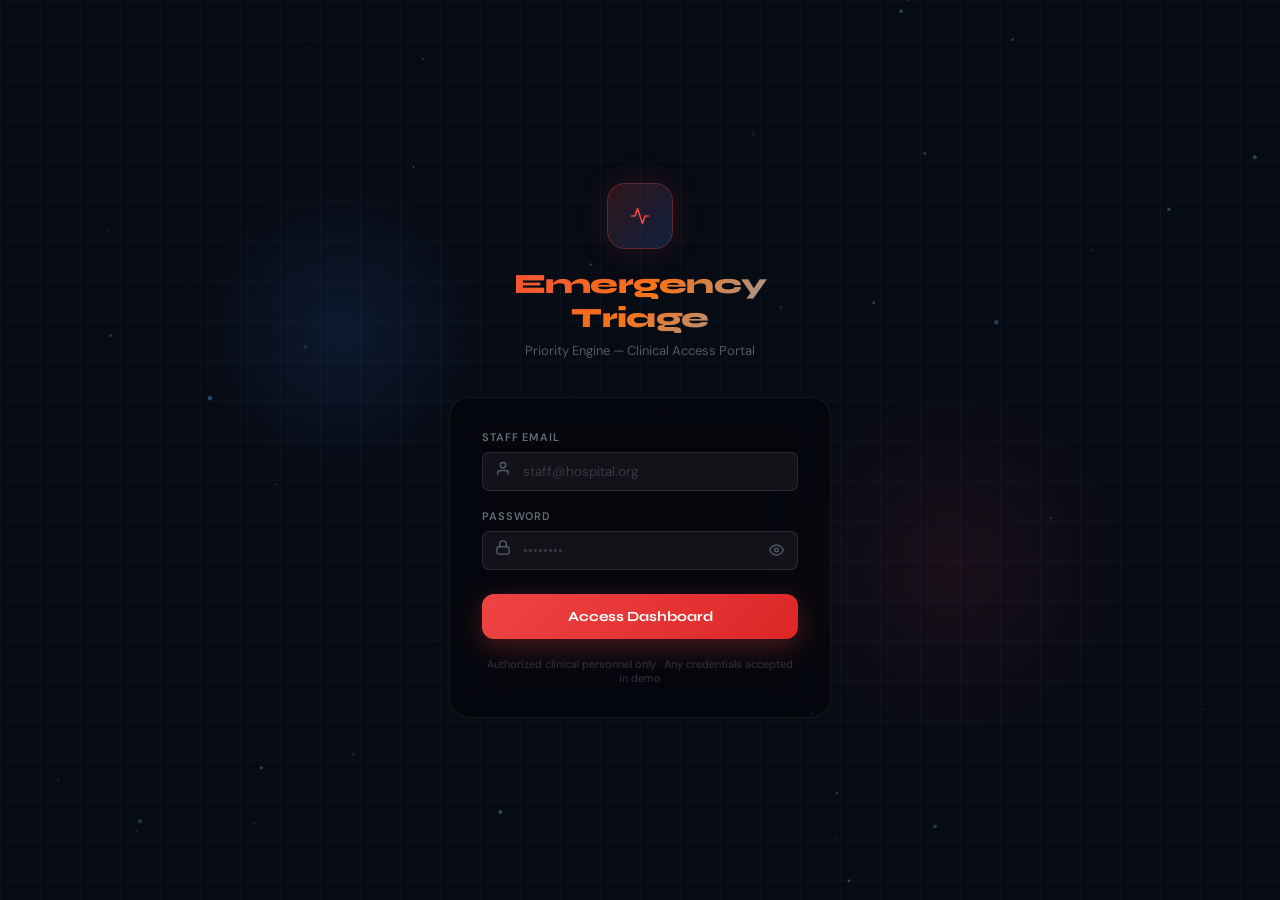
<file: frontend/index.html>
<!DOCTYPE html>
<html lang="en">
<head>
  <meta charset="UTF-8" />
  <meta name="viewport" content="width=device-width, initial-scale=1.0" />
  <title>Emergency Triage Dashboard</title>
  <script>
    (function(){
      if (!localStorage.getItem('triage_user')) {
        window.location.href = 'login.html';
      }
    })();
  </script>
  <meta name="description" content="Real-time emergency patient triage management. Submit, track, and prioritize patient cases with AI-powered scoring." />
  <link rel="stylesheet" href="style.css" />
</head>
<body>
  <!-- Ambient background blobs -->
  <div class="bg-blobs" aria-hidden="true">
    <div class="blob blob-1"></div>
    <div class="blob blob-2"></div>
    <div class="blob blob-3"></div>
  </div>

  <!-- Sidebar -->
  <aside class="sidebar" id="sidebar">
    <div class="sidebar-brand">
      <div class="brand-icon">
        <svg viewBox="0 0 24 24" fill="none" stroke="currentColor" stroke-width="2" stroke-linecap="round" stroke-linejoin="round">
          <polyline points="22 12 18 12 15 21 9 3 6 12 2 12"/>
        </svg>
      </div>
      <div class="brand-text">
        <span class="brand-name">Emergency Triage</span>
        <span class="brand-sub">Priority Engine</span>
      </div>
    </div>

    <nav class="sidebar-nav">
      <a href="#" class="nav-item active" data-page="dashboard" id="nav-dashboard">
        <span class="nav-icon">
          <svg viewBox="0 0 24 24" fill="none" stroke="currentColor" stroke-width="2">
            <rect x="3" y="3" width="7" height="7" rx="1"/>
            <rect x="14" y="3" width="7" height="7" rx="1"/>
            <rect x="3" y="14" width="7" height="7" rx="1"/>
            <rect x="14" y="14" width="7" height="7" rx="1"/>
          </svg>
        </span>
        <span class="nav-label">Dashboard</span>
        <span class="nav-indicator"></span>
      </a>
      <a href="#" class="nav-item" data-page="submit" id="nav-submit">
        <span class="nav-icon">
          <svg viewBox="0 0 24 24" fill="none" stroke="currentColor" stroke-width="2">
            <path d="M12 5v14m-7-7h14"/>
          </svg>
        </span>
        <span class="nav-label">Submit Case</span>
        <span class="nav-indicator"></span>
      </a>
      <a href="#" class="nav-item" data-page="cases" id="nav-cases">
        <span class="nav-icon">
          <svg viewBox="0 0 24 24" fill="none" stroke="currentColor" stroke-width="2">
            <path d="M9 5H7a2 2 0 00-2 2v12a2 2 0 002 2h10a2 2 0 002-2V7a2 2 0 00-2-2h-2"/>
            <rect x="9" y="3" width="6" height="4" rx="1"/>
            <path d="M9 12h6M9 16h4"/>
          </svg>
        </span>
        <span class="nav-label">All Cases</span>
        <span class="nav-badge" id="cases-badge">0</span>
        <span class="nav-indicator"></span>
      </a>
      <a href="#" class="nav-item" data-page="urgent" id="nav-urgent">
        <span class="nav-icon">
          <svg viewBox="0 0 24 24" fill="none" stroke="currentColor" stroke-width="2">
            <path d="M10.29 3.86L1.82 18a2 2 0 001.71 3h16.94a2 2 0 001.71-3L13.71 3.86a2 2 0 00-3.42 0z"/>
            <line x1="12" y1="9" x2="12" y2="13"/>
            <line x1="12" y1="17" x2="12.01" y2="17"/>
          </svg>
        </span>
        <span class="nav-label">Urgent Cases</span>
        <span class="nav-badge urgent-badge" id="urgent-badge">0</span>
        <span class="nav-indicator"></span>
      </a>
    </nav>

    <div class="sidebar-footer">
      <div class="user-chip" id="user-chip">
        <div class="user-avatar" id="user-avatar">?</div>
        <div>
          <div class="user-name" id="user-name">Loading...</div>
          <div class="user-role" id="user-role"></div>
        </div>
      </div>
      <button class="btn-logout" id="btn-logout">
        <svg viewBox="0 0 24 24" fill="none" stroke="currentColor" stroke-width="2"><path d="M9 21H5a2 2 0 01-2-2V5a2 2 0 012-2h4"/><polyline points="16 17 21 12 16 7"/><line x1="21" y1="12" x2="9" y2="12"/></svg>
        Sign Out
      </button>
      <div class="connection-status" id="connection-status">
        <span class="status-dot pulse-green"></span>
        <span class="status-text">API Connected</span>
      </div>
      <div class="sidebar-time" id="sidebar-time"></div>
    </div>
  </aside>

  <!-- Main Content -->
  <main class="main-content" id="main-content">
    <!-- Top Bar -->
    <header class="topbar">
      <div class="topbar-left">
        <button class="menu-toggle" id="menu-toggle" aria-label="Toggle sidebar">
          <svg viewBox="0 0 24 24" fill="none" stroke="currentColor" stroke-width="2">
            <line x1="3" y1="12" x2="21" y2="12"/>
            <line x1="3" y1="6" x2="21" y2="6"/>
            <line x1="3" y1="18" x2="21" y2="18"/>
          </svg>
        </button>
        <div class="page-breadcrumb" id="page-breadcrumb">
          <span class="breadcrumb-home">Emergency Triage Dashboard</span>
          <span class="blink" style="width:7px;height:7px;border-radius:50%;background:#22c55e;display:inline-block;margin-left:6px"></span>
        </div>
      </div>
      <div class="topbar-right">
        <span class="topbar-date" id="topbar-date" style="font-family:monospace;font-size:12px"></span>
        <button class="btn-refresh" id="btn-refresh" title="Refresh data">
          <svg viewBox="0 0 24 24" fill="none" stroke="currentColor" stroke-width="2">
            <path d="M1 4v6h6"/><path d="M23 20v-6h-6"/>
            <path d="M20.49 9A9 9 0 005.64 5.64L1 10m22 4l-4.64 4.36A9 9 0 013.51 15"/>
          </svg>
        </button>
        <!-- Notification bell -->
        <div style="width:34px;height:34px;border-radius:9px;background:var(--surface);border:1px solid var(--border);display:flex;align-items:center;justify-content:center;color:var(--text2);cursor:pointer;position:relative">
          <svg width="16" height="16" viewBox="0 0 24 24" fill="none" stroke="currentColor" stroke-width="2"><path d="M18 8A6 6 0 0 0 6 8c0 7-3 9-3 9h18s-3-2-3-9"/><path d="M13.73 21a2 2 0 0 1-3.46 0"/></svg>
          <span style="position:absolute;top:6px;right:6px;width:7px;height:7px;border-radius:50%;background:#ef4444;border:2px solid var(--bg)"></span>
        </div>
        <!-- User chip -->
        <div style="display:flex;align-items:center;gap:9px">
          <div class="user-avatar" id="topbar-avatar" style="width:32px;height:32px;font-size:11px;font-weight:700">DR</div>
          <div style="font-size:12px">
            <div id="topbar-username" style="font-weight:600;color:var(--text)">Dr. Rivera</div>
            <div id="topbar-role" style="color:var(--text3);font-size:10px">Emergency Physician</div>
          </div>
        </div>
        <!-- Logout -->
        <button class="btn-logout" id="btn-logout-top" style="width:auto;padding:7px 14px;border-radius:9px">
          <svg viewBox="0 0 24 24" fill="none" stroke="currentColor" stroke-width="2" width="14" height="14"><path d="M9 21H5a2 2 0 01-2-2V5a2 2 0 012-2h4"/><polyline points="16 17 21 12 16 7"/><line x1="21" y1="12" x2="9" y2="12"/></svg>
          Logout
        </button>
      </div>
    </header>

    <!-- Pages -->
    <div class="pages-container" id="pages-container">

      <!-- DASHBOARD PAGE -->
      <section class="page active" id="page-dashboard">
        <div class="page-header">
          <div>
            <h1 class="page-title">Emergency Dashboard</h1>
            <p class="page-subtitle">Real-time triage overview and situational awareness</p>
          </div>
          <button class="btn-primary" onclick="navigateTo('submit')">
            <svg viewBox="0 0 24 24" fill="none" stroke="currentColor" stroke-width="2.5" width="16" height="16">
              <path d="M12 5v14m-7-7h14"/>
            </svg>
            New Case
          </button>
        </div>

        <!-- Stats Grid -->
        <div class="stats-grid" id="stats-grid">
          <div class="stat-card stat-total" id="stat-total">
            <div class="stat-icon">
              <svg viewBox="0 0 24 24" fill="none" stroke="currentColor" stroke-width="2">
                <path d="M17 21v-2a4 4 0 00-4-4H5a4 4 0 00-4 4v2"/>
                <circle cx="9" cy="7" r="4"/>
                <path d="M23 21v-2a4 4 0 00-3-3.87M16 3.13a4 4 0 010 7.75"/>
              </svg>
            </div>
            <div class="stat-info">
              <div class="stat-value" id="stat-total-val">—</div>
              <div class="stat-label">Total Cases</div>
            </div>
            <div class="stat-trend">
              <span class="trend-label">All time</span>
            </div>
          </div>
          <div class="stat-card stat-critical" id="stat-critical">
            <div class="stat-icon">
              <svg viewBox="0 0 24 24" fill="none" stroke="currentColor" stroke-width="2">
                <polygon points="13 2 3 14 12 14 11 22 21 10 12 10 13 2"/>
              </svg>
            </div>
            <div class="stat-info">
              <div class="stat-value" id="stat-critical-val">—</div>
              <div class="stat-label">Critical</div>
            </div>
            <div class="stat-bar"><div class="stat-fill fill-critical" id="fill-critical"></div></div>
          </div>
          <div class="stat-card stat-high" id="stat-high">
            <div class="stat-icon">
              <svg viewBox="0 0 24 24" fill="none" stroke="currentColor" stroke-width="2">
                <path d="M10.29 3.86L1.82 18a2 2 0 001.71 3h16.94a2 2 0 001.71-3L13.71 3.86a2 2 0 00-3.42 0z"/>
                <line x1="12" y1="9" x2="12" y2="13"/>
                <line x1="12" y1="17" x2="12.01" y2="17"/>
              </svg>
            </div>
            <div class="stat-info">
              <div class="stat-value" id="stat-high-val">—</div>
              <div class="stat-label">High Priority</div>
            </div>
            <div class="stat-bar"><div class="stat-fill fill-high" id="fill-high"></div></div>
          </div>
          <div class="stat-card stat-medium" id="stat-medium">
            <div class="stat-icon">
              <svg viewBox="0 0 24 24" fill="none" stroke="currentColor" stroke-width="2">
                <circle cx="12" cy="12" r="10"/>
                <polyline points="12 6 12 12 16 14"/>
              </svg>
            </div>
            <div class="stat-info">
              <div class="stat-value" id="stat-medium-val">—</div>
              <div class="stat-label">Medium Priority</div>
            </div>
            <div class="stat-bar"><div class="stat-fill fill-medium" id="fill-medium"></div></div>
          </div>
          <div class="stat-card stat-low" id="stat-low">
            <div class="stat-icon">
              <svg viewBox="0 0 24 24" fill="none" stroke="currentColor" stroke-width="2">
                <path d="M22 11.08V12a10 10 0 11-5.93-9.14"/>
                <polyline points="22 4 12 14.01 9 11.01"/>
              </svg>
            </div>
            <div class="stat-info">
              <div class="stat-value" id="stat-low-val">—</div>
              <div class="stat-label">Low Priority</div>
            </div>
            <div class="stat-bar"><div class="stat-fill fill-low" id="fill-low"></div></div>
          </div>
        </div>

        <!-- Priority Distribution -->
        <div class="dashboard-row">
          <div class="card chart-card">
            <div class="card-header">
              <h3>Priority Distribution</h3>
              <span class="card-badge">Live</span>
            </div>
            <div class="distribution-chart" id="distribution-chart">
              <div class="dist-bar-wrap">
                <span class="dist-label critical">CRITICAL</span>
                <div class="dist-track"><div class="dist-fill dcritical" id="dist-critical"></div></div>
                <span class="dist-count" id="dist-critical-count">0</span>
              </div>
              <div class="dist-bar-wrap">
                <span class="dist-label high">HIGH</span>
                <div class="dist-track"><div class="dist-fill dhigh" id="dist-high"></div></div>
                <span class="dist-count" id="dist-high-count">0</span>
              </div>
              <div class="dist-bar-wrap">
                <span class="dist-label medium">MEDIUM</span>
                <div class="dist-track"><div class="dist-fill dmedium" id="dist-medium"></div></div>
                <span class="dist-count" id="dist-medium-count">0</span>
              </div>
              <div class="dist-bar-wrap">
                <span class="dist-label low">LOW</span>
                <div class="dist-track"><div class="dist-fill dlow" id="dist-low"></div></div>
                <span class="dist-count" id="dist-low-count">0</span>
              </div>
            </div>
            <div class="empty-chart-msg" id="empty-chart-msg" style="display:none">
              <svg viewBox="0 0 24 24" fill="none" stroke="currentColor" stroke-width="1.5" width="40" height="40"><path d="M4 15s1-1 4-1 5 2 8 2 4-1 4-1V3s-1 1-4 1-5-2-8-2-4 1-4 1z"/><line x1="4" y1="22" x2="4" y2="15"/></svg>
              <p>No data yet — submit a case to begin</p>
            </div>
          </div>

          <div class="card quick-actions-card">
            <div class="card-header">
              <h3>Quick Actions</h3>
            </div>
            <div class="quick-actions">
              <button class="qa-btn qa-submit" onclick="navigateTo('submit')">
                <svg viewBox="0 0 24 24" fill="none" stroke="currentColor" stroke-width="2"><path d="M12 5v14m-7-7h14"/></svg>
                <div>
                  <div class="qa-title">Submit New Case</div>
                  <div class="qa-sub">Register a patient for triage</div>
                </div>
              </button>
              <button class="qa-btn qa-critical" onclick="filterAndNavigate('CRITICAL')">
                <svg viewBox="0 0 24 24" fill="none" stroke="currentColor" stroke-width="2"><polygon points="13 2 3 14 12 14 11 22 21 10 12 10 13 2"/></svg>
                <div>
                  <div class="qa-title">View Critical Cases</div>
                  <div class="qa-sub">Immediate intervention required</div>
                </div>
              </button>
              <button class="qa-btn qa-urgent" onclick="navigateTo('urgent')">
                <svg viewBox="0 0 24 24" fill="none" stroke="currentColor" stroke-width="2"><path d="M10.29 3.86L1.82 18a2 2 0 001.71 3h16.94a2 2 0 001.71-3L13.71 3.86a2 2 0 00-3.42 0z"/><line x1="12" y1="9" x2="12" y2="13"/><line x1="12" y1="17" x2="12.01" y2="17"/></svg>
                <div>
                  <div class="qa-title">View Urgent Queue</div>
                  <div class="qa-sub">Critical + High priority</div>
                </div>
              </button>
              <button class="qa-btn qa-all" onclick="navigateTo('cases')">
                <svg viewBox="0 0 24 24" fill="none" stroke="currentColor" stroke-width="2"><path d="M9 5H7a2 2 0 00-2 2v12a2 2 0 002 2h10a2 2 0 002-2V7a2 2 0 00-2-2h-2"/><rect x="9" y="3" width="6" height="4" rx="1"/></svg>
                <div>
                  <div class="qa-title">All Cases</div>
                  <div class="qa-sub">Full patient case list</div>
                </div>
              </button>
            </div>
          </div>
        </div>

        <!-- Recent Cases -->
        <div class="card">
          <div class="card-header">
            <h3>Recent Cases</h3>
            <button class="btn-outline-sm" onclick="navigateTo('cases')">View All</button>
          </div>
          <div id="recent-cases-list" class="cases-list compact"></div>
          <div class="empty-state" id="empty-recent" style="display:none">
            <svg viewBox="0 0 24 24" fill="none" stroke="currentColor" stroke-width="1.5" width="48" height="48"><path d="M9 5H7a2 2 0 00-2 2v12a2 2 0 002 2h10a2 2 0 002-2V7a2 2 0 00-2-2h-2"/><rect x="9" y="3" width="6" height="4" rx="1"/><path d="M9 12h6M9 16h4"/></svg>
            <h4>No cases yet</h4>
            <p>Submit the first patient case to get started</p>
            <button class="btn-primary" onclick="navigateTo('submit')">Submit Case</button>
          </div>
        </div>
      </section>

      <!-- SUBMIT CASE PAGE -->
      <section class="page" id="page-submit">
        <div class="page-header">
          <div>
            <h1 class="page-title">Submit Patient Case</h1>
            <p class="page-subtitle">Enter patient vitals, symptoms, and complaint for triage assessment</p>
          </div>
        </div>

        <div class="form-layout">
          <form id="triage-form" class="triage-form" novalidate>

            <!-- Patient Demographics -->
            <div class="form-card">
              <div class="form-section-header">
                <div class="section-icon icon-blue">
                  <svg viewBox="0 0 24 24" fill="none" stroke="currentColor" stroke-width="2"><path d="M20 21v-2a4 4 0 00-4-4H8a4 4 0 00-4 4v2"/><circle cx="12" cy="7" r="4"/></svg>
                </div>
                <div>
                  <h3>Patient Demographics</h3>
                  <p>Basic identification and patient information</p>
                </div>
              </div>
              <div class="form-grid">
                <div class="form-group span-2">
                  <label for="f-name">Full Name <span class="required">*</span></label>
                  <input type="text" id="f-name" name="name" placeholder="e.g. John Doe" minlength="2" maxlength="100" required />
                  <span class="field-hint">2–100 characters</span>
                  <span class="field-error" id="err-name"></span>
                </div>
                <div class="form-group">
                  <label for="f-age">Age <span class="required">*</span></label>
                  <input type="number" id="f-age" name="age" placeholder="e.g. 45" min="0" max="130" required />
                  <span class="field-hint">0–130 years</span>
                  <span class="field-error" id="err-age"></span>
                </div>
                <div class="form-group">
                  <label for="f-gender">Gender <span class="required">*</span></label>
                  <select id="f-gender" name="gender" required>
                    <option value="">Select gender</option>
                    <option value="Male">Male</option>
                    <option value="Female">Female</option>
                    <option value="Other">Other</option>
                  </select>
                  <span class="field-error" id="err-gender"></span>
                </div>
              </div>
            </div>

            <!-- Vital Signs -->
            <div class="form-card">
              <div class="form-section-header">
                <div class="section-icon icon-red">
                  <svg viewBox="0 0 24 24" fill="none" stroke="currentColor" stroke-width="2"><polyline points="22 12 18 12 15 21 9 3 6 12 2 12"/></svg>
                </div>
                <div>
                  <h3>Vital Signs</h3>
                  <p>Current physiological measurements</p>
                </div>
              </div>
              <div class="form-grid vitals-grid">
                <div class="form-group vital-group">
                  <label for="f-heartrate">Heart Rate <span class="required">*</span></label>
                  <div class="input-unit-wrap">
                    <input type="number" id="f-heartrate" name="heartRate" placeholder="e.g. 78" min="20" max="300" required />
                    <span class="unit-badge">bpm</span>
                  </div>
                  <span class="field-hint">20–300 bpm</span>
                  <span class="field-error" id="err-heartrate"></span>
                  <div class="vital-indicator" id="vi-heartrate"></div>
                </div>
                <div class="form-group vital-group">
                  <label for="f-systolicbp">Systolic BP <span class="required">*</span></label>
                  <div class="input-unit-wrap">
                    <input type="number" id="f-systolicbp" name="systolicBP" placeholder="e.g. 120" min="50" max="250" required />
                    <span class="unit-badge">mmHg</span>
                  </div>
                  <span class="field-hint">50–250 mmHg</span>
                  <span class="field-error" id="err-systolicbp"></span>
                  <div class="vital-indicator" id="vi-systolicbp"></div>
                </div>
                <div class="form-group vital-group">
                  <label for="f-diastolicbp">Diastolic BP <span class="required">*</span></label>
                  <div class="input-unit-wrap">
                    <input type="number" id="f-diastolicbp" name="diastolicBP" placeholder="e.g. 80" min="30" max="150" required />
                    <span class="unit-badge">mmHg</span>
                  </div>
                  <span class="field-hint">30–150 mmHg</span>
                  <span class="field-error" id="err-diastolicbp"></span>
                  <div class="vital-indicator" id="vi-diastolicbp"></div>
                </div>
                <div class="form-group vital-group">
                  <label for="f-temperature">Temperature <span class="required">*</span></label>
                  <div class="input-unit-wrap">
                    <input type="number" id="f-temperature" name="temperature" placeholder="e.g. 37.5" min="30" max="45" step="0.1" required />
                    <span class="unit-badge">°C</span>
                  </div>
                  <span class="field-hint">30.0–45.0 °C</span>
                  <span class="field-error" id="err-temperature"></span>
                  <div class="vital-indicator" id="vi-temperature"></div>
                </div>
                <div class="form-group vital-group">
                  <label for="f-resprate">Respiratory Rate <span class="required">*</span></label>
                  <div class="input-unit-wrap">
                    <input type="number" id="f-resprate" name="respiratoryRate" placeholder="e.g. 16" min="4" max="60" required />
                    <span class="unit-badge">br/min</span>
                  </div>
                  <span class="field-hint">4–60 breaths/min</span>
                  <span class="field-error" id="err-resprate"></span>
                  <div class="vital-indicator" id="vi-resprate"></div>
                </div>
                <div class="form-group vital-group">
                  <label for="f-spo2">O₂ Saturation <span class="required">*</span></label>
                  <div class="input-unit-wrap">
                    <input type="number" id="f-spo2" name="oxygenSaturation" placeholder="e.g. 98" min="60" max="100" required />
                    <span class="unit-badge">%</span>
                  </div>
                  <span class="field-hint">60–100 %</span>
                  <span class="field-error" id="err-spo2"></span>
                  <div class="vital-indicator" id="vi-spo2"></div>
                </div>
              </div>
            </div>

            <!-- Symptoms & Complaint -->
            <div class="form-card">
              <div class="form-section-header">
                <div class="section-icon icon-orange">
                  <svg viewBox="0 0 24 24" fill="none" stroke="currentColor" stroke-width="2"><path d="M8 2v4M16 2v4M3 10h18M5 4h14a2 2 0 012 2v14a2 2 0 01-2 2H5a2 2 0 01-2-2V6a2 2 0 012-2z"/><path d="M8 14h.01M12 14h.01M16 14h.01M8 18h.01M12 18h.01"/></svg>
                </div>
                <div>
                  <h3>Symptoms & Complaint</h3>
                  <p>Reported symptoms and chief medical complaint</p>
                </div>
              </div>

              <div class="form-group">
                <label>Symptoms <span class="required">*</span></label>
                <div class="symptom-input-row">
                  <input type="text" id="symptom-input" placeholder="Type a symptom and press Enter or +" />
                  <button type="button" class="btn-add-symptom" id="btn-add-symptom">
                    <svg viewBox="0 0 24 24" fill="none" stroke="currentColor" stroke-width="2.5"><path d="M12 5v14m-7-7h14"/></svg>
                  </button>
                </div>
                <div class="symptom-suggestions" id="symptom-suggestions"></div>
                <div class="symptom-tags" id="symptom-tags"></div>
                <span class="field-error" id="err-symptoms"></span>
              </div>

              <div class="form-group">
                <label for="f-complaint">Chief Complaint <span class="required">*</span></label>
                <textarea id="f-complaint" name="chiefComplaint" rows="3" placeholder="Describe the primary reason for the emergency visit..." maxlength="500" required></textarea>
                <div class="char-count"><span id="complaint-chars">0</span>/500</div>
                <span class="field-error" id="err-complaint"></span>
              </div>
            </div>

            <!-- Submit -->
            <div class="form-actions">
              <button type="button" class="btn-secondary" onclick="resetForm()">
                <svg viewBox="0 0 24 24" fill="none" stroke="currentColor" stroke-width="2" width="16" height="16"><path d="M3 12a9 9 0 109-9M3 3v6h6"/></svg>
                Reset Form
              </button>
              <button type="submit" class="btn-primary btn-submit" id="btn-submit">
                <svg viewBox="0 0 24 24" fill="none" stroke="currentColor" stroke-width="2" width="16" height="16"><path d="M22 11.08V12a10 10 0 11-5.93-9.14"/><polyline points="22 4 12 14.01 9 11.01"/></svg>
                Submit for Triage
              </button>
            </div>
          </form>

          <!-- Live Score Preview -->
          <div class="score-preview-panel" id="score-preview-panel">
            <div class="score-preview-card">
              <h4>Triage Assessment Preview</h4>
              <div class="score-circles">
                <div class="score-ring-wrap">
                  <svg class="score-ring" viewBox="0 0 100 100">
                    <circle cx="50" cy="50" r="40" class="ring-bg"/>
                    <circle cx="50" cy="50" r="40" class="ring-fg" id="ring-fg" stroke-dasharray="0 251"/>
                  </svg>
                  <div class="ring-label">
                    <span class="ring-score" id="ring-score">?</span>
                    <span class="ring-sub">Score</span>
                  </div>
                </div>
              </div>
              <div class="preview-priority" id="preview-priority">
                <span class="priority-label">—</span>
              </div>
              <div class="preview-tips" id="preview-tips">
                <p>Fill in patient data to see a live triage estimate</p>
              </div>
            </div>

            <div class="symptom-quick-pick">
              <h5>Quick Symptoms</h5>
              <div class="quick-symptom-btns" id="quick-symptom-btns"></div>
            </div>
          </div>
        </div>
      </section>

      <!-- ALL CASES PAGE -->
      <section class="page" id="page-cases">
        <div class="page-header">
          <div>
            <h1 class="page-title">All Triage Cases</h1>
            <p class="page-subtitle">Complete case list sorted by urgency and submission time</p>
          </div>
          <button class="btn-primary" onclick="navigateTo('submit')">
            <svg viewBox="0 0 24 24" fill="none" stroke="currentColor" stroke-width="2.5" width="16" height="16"><path d="M12 5v14m-7-7h14"/></svg>
            New Case
          </button>
        </div>

        <div class="filter-tabs" id="filter-tabs">
          <button class="filter-tab active" data-filter="ALL">All</button>
          <button class="filter-tab critical-tab" data-filter="CRITICAL">Critical</button>
          <button class="filter-tab high-tab" data-filter="HIGH">High</button>
          <button class="filter-tab medium-tab" data-filter="MEDIUM">Medium</button>
          <button class="filter-tab low-tab" data-filter="LOW">Low</button>
        </div>

        <div class="search-row">
          <div class="search-wrap">
            <svg viewBox="0 0 24 24" fill="none" stroke="currentColor" stroke-width="2" class="search-icon"><circle cx="11" cy="11" r="8"/><line x1="21" y1="21" x2="16.65" y2="16.65"/></svg>
            <input type="text" id="cases-search" placeholder="Search by name, complaint, symptoms..." />
          </div>
          <div class="sort-wrap">
            <select id="cases-sort">
              <option value="score-desc">Highest Score</option>
              <option value="score-asc">Lowest Score</option>
              <option value="time-desc">Newest First</option>
              <option value="time-asc">Oldest First</option>
            </select>
          </div>
        </div>

        <div id="cases-list" class="cases-list"></div>
        <div class="empty-state" id="empty-cases" style="display:none">
          <svg viewBox="0 0 24 24" fill="none" stroke="currentColor" stroke-width="1.5" width="56" height="56"><path d="M9 5H7a2 2 0 00-2 2v12a2 2 0 002 2h10a2 2 0 002-2V7a2 2 0 00-2-2h-2"/><rect x="9" y="3" width="6" height="4" rx="1"/><path d="M9 12h6M9 16h4"/></svg>
          <h4>No cases found</h4>
          <p>Try a different filter or submit a new case</p>
        </div>
        <div class="loading-spinner" id="cases-loading" style="display:none">
          <div class="spinner"></div>
          <span>Loading cases...</span>
        </div>
      </section>

      <!-- URGENT CASES PAGE -->
      <section class="page" id="page-urgent">
        <div class="page-header">
          <div>
            <h1 class="page-title urgent-title">
              <span class="pulse-dot"></span>
              Urgent Cases Queue
            </h1>
            <p class="page-subtitle">Critical and high-priority patients requiring immediate or urgent attention</p>
          </div>
        </div>

        <div class="urgent-alert-banner" id="urgent-alert-banner">
          <svg viewBox="0 0 24 24" fill="none" stroke="currentColor" stroke-width="2" width="20" height="20"><polygon points="13 2 3 14 12 14 11 22 21 10 12 10 13 2"/></svg>
          <span id="urgent-count-text">Loading urgent cases...</span>
        </div>

        <div id="urgent-list" class="cases-list"></div>
        <div class="empty-state success-empty" id="empty-urgent" style="display:none">
          <svg viewBox="0 0 24 24" fill="none" stroke="currentColor" stroke-width="1.5" width="56" height="56" style="color: var(--low-color)"><path d="M22 11.08V12a10 10 0 11-5.93-9.14"/><polyline points="22 4 12 14.01 9 11.01"/></svg>
          <h4 style="color: var(--low-color)">All Clear!</h4>
          <p>No critical or high-priority cases at this time</p>
        </div>
        <div class="loading-spinner" id="urgent-loading" style="display:none">
          <div class="spinner"></div>
          <span>Loading urgent cases...</span>
        </div>
      </section>

    </div><!-- end pages-container -->
  </main>

  <!-- Case Detail Modal -->
  <div class="modal-overlay" id="modal-overlay" role="dialog" aria-modal="true" aria-labelledby="modal-patient-name">
    <div class="modal" id="modal">
      <button class="modal-close" id="modal-close" aria-label="Close">
        <svg viewBox="0 0 24 24" fill="none" stroke="currentColor" stroke-width="2"><line x1="18" y1="6" x2="6" y2="18"/><line x1="6" y1="6" x2="18" y2="18"/></svg>
      </button>
      <div class="modal-inner" id="modal-inner"></div>
    </div>
  </div>

  <!-- Toast Notifications -->
  <div class="toast-container" id="toast-container" aria-live="polite"></div>

  <!-- Result Overlay (after submission) -->
  <div class="result-overlay" id="result-overlay">
    <div class="result-card" id="result-card">
      <button class="result-close" id="result-close">
        <svg viewBox="0 0 24 24" fill="none" stroke="currentColor" stroke-width="2"><line x1="18" y1="6" x2="6" y2="18"/><line x1="6" y1="6" x2="18" y2="18"/></svg>
      </button>
      <div id="result-content"></div>
    </div>
  </div>

  <script src="app.js"></script>
</body>
</html>
</file>
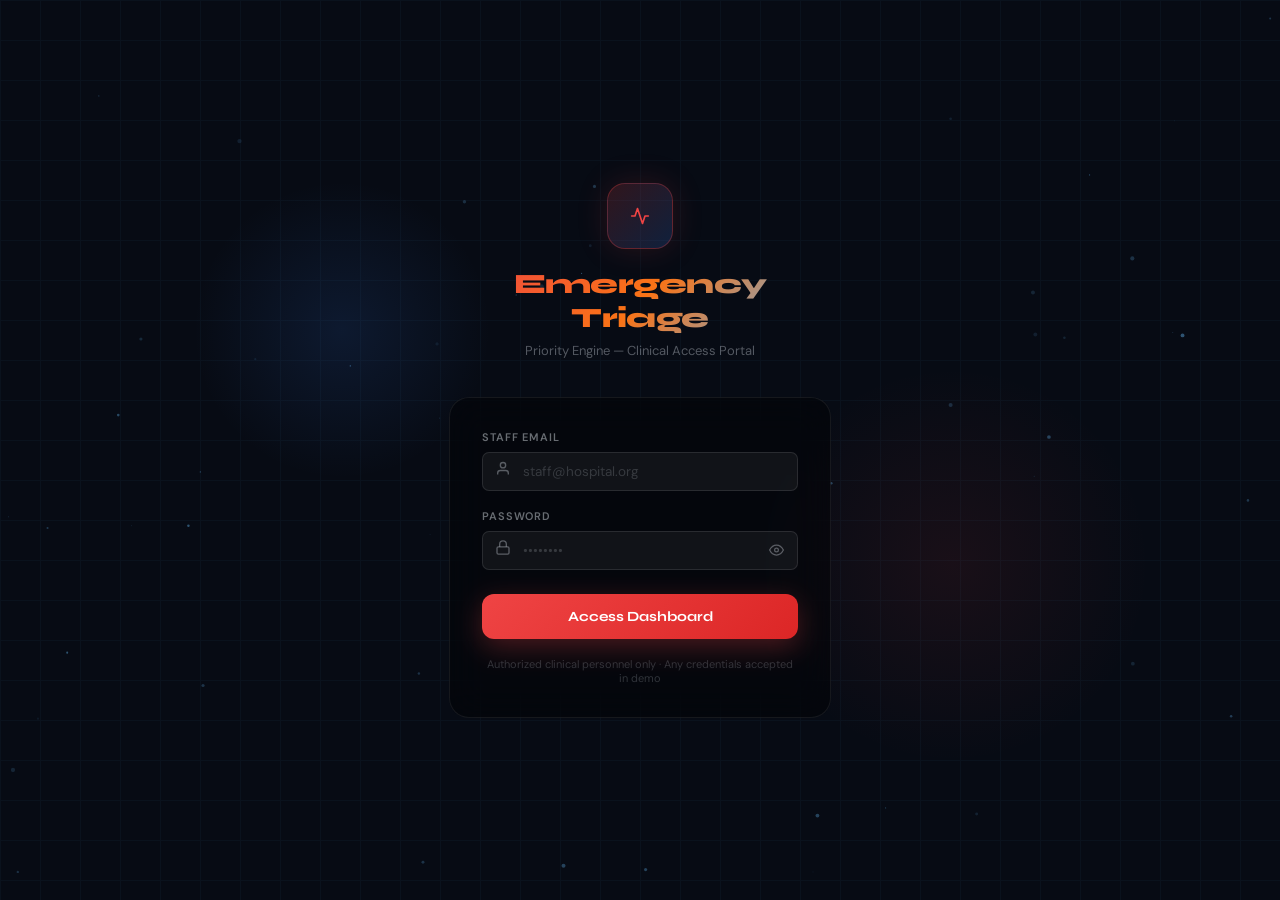
<file: frontend/login.html>
<!DOCTYPE html>
<html lang="en">
<head>
  <meta charset="UTF-8" />
  <meta name="viewport" content="width=device-width, initial-scale=1.0" />
  <title>Emergency Triage — Clinical Access Portal</title>
  <meta name="description" content="Secure login for Emergency Triage Priority Engine clinical staff." />
  <link rel="stylesheet" href="style.css" />
  <script>
    // Already logged in? Go to dashboard
    (function(){
      if (localStorage.getItem('triage_user')) window.location.href = 'index.html';
    })();
  </script>
</head>
<body>
<div class="login-page" id="login-page">
  <canvas id="login-canvas" class="login-canvas"></canvas>
  <div class="login-bg-grid"></div>
  <div class="login-orb-1"></div>
  <div class="login-orb-2"></div>

  <div class="login-box fade-up">
    <!-- Logo -->
    <div class="login-logo">
      <div class="login-logo-icon">
        <svg viewBox="0 0 24 24" fill="none" stroke="currentColor" stroke-width="2" stroke-linecap="round" stroke-linejoin="round">
          <polyline points="22 12 18 12 15 21 9 3 6 12 2 12"/>
        </svg>
      </div>
      <h1 class="login-title">Emergency Triage</h1>
      <p class="login-subtitle">Priority Engine — Clinical Access Portal</p>
    </div>

    <!-- Form Card -->
    <div class="login-form-card">

      <!-- Error message -->
      <div class="login-error" id="login-error" style="display:none"></div>

      <!-- Staff Email -->
      <label class="login-label" for="email">Staff Email</label>
      <div class="login-input-wrap" style="margin-bottom:18px">
        <span class="login-input-icon">
          <svg viewBox="0 0 24 24" fill="none" stroke="currentColor" stroke-width="2">
            <path d="M20 21v-2a4 4 0 0 0-4-4H8a4 4 0 0 0-4 4v2"/>
            <circle cx="12" cy="7" r="4"/>
          </svg>
        </span>
        <input
          type="email" id="email" placeholder="staff@hospital.org"
          class="login-input"
          autocomplete="email"
        />
      </div>

      <!-- Password -->
      <label class="login-label" for="password">Password</label>
      <div class="login-input-wrap" style="margin-bottom:24px; position:relative">
        <span class="login-input-icon">
          <svg viewBox="0 0 24 24" fill="none" stroke="currentColor" stroke-width="2">
            <rect x="3" y="11" width="18" height="11" rx="2" ry="2"/>
            <path d="M7 11V7a5 5 0 0 1 10 0v4"/>
          </svg>
        </span>
        <input
          type="password" id="password" placeholder="••••••••"
          class="login-input-pass"
          autocomplete="current-password"
        />
        <button class="login-password-icon" id="toggle-pass" type="button" title="Toggle password">
          <svg id="eye-icon" viewBox="0 0 24 24" fill="none" stroke="currentColor" stroke-width="2">
            <path d="M1 12s4-8 11-8 11 8 11 8-4 8-11 8-11-8-11-8z"/>
            <circle cx="12" cy="12" r="3"/>
          </svg>
        </button>
      </div>

      <!-- Submit -->
      <button class="btn-login" id="btn-login" type="button">
        Access Dashboard
      </button>

      <p class="login-note">Authorized clinical personnel only · Any credentials accepted in demo</p>
    </div>
  </div>
</div>

<!-- Toast -->
<div class="toast-container" id="toast-container"></div>

<script>
// ── Particle canvas ────────────────────────────────────────────────────
(function() {
  const canvas = document.getElementById('login-canvas');
  const ctx = canvas.getContext('2d');
  function resize() { canvas.width = window.innerWidth; canvas.height = window.innerHeight; }
  resize();
  window.addEventListener('resize', resize);
  const particles = Array.from({ length: 50 }, () => ({
    x: Math.random() * canvas.width,
    y: Math.random() * canvas.height,
    vx: (Math.random() - 0.5) * 0.4,
    vy: (Math.random() - 0.5) * 0.4,
    r: Math.random() * 1.8 + 0.4,
    o: Math.random() * 0.35 + 0.08,
  }));
  function draw() {
    ctx.clearRect(0, 0, canvas.width, canvas.height);
    particles.forEach(p => {
      p.x += p.vx; p.y += p.vy;
      if (p.x < 0) p.x = canvas.width;
      if (p.x > canvas.width) p.x = 0;
      if (p.y < 0) p.y = canvas.height;
      if (p.y > canvas.height) p.y = 0;
      ctx.beginPath();
      ctx.arc(p.x, p.y, p.r, 0, Math.PI * 2);
      ctx.fillStyle = `rgba(99,179,237,${p.o})`;
      ctx.fill();
    });
    requestAnimationFrame(draw);
  }
  draw();
})();

// ── Toggle password ────────────────────────────────────────────────────
const passInput = document.getElementById('password');
const eyeIcon = document.getElementById('eye-icon');
document.getElementById('toggle-pass').addEventListener('click', () => {
  const show = passInput.type === 'password';
  passInput.type = show ? 'text' : 'password';
  eyeIcon.innerHTML = show
    ? '<path d="M17.94 17.94A10.07 10.07 0 0 1 12 20c-7 0-11-8-11-8a18.45 18.45 0 0 1 5.06-5.94"/><path d="M9.9 4.24A9.12 9.12 0 0 1 12 4c7 0 11 8 11 8a18.5 18.5 0 0 1-2.16 3.19"/><line x1="1" y1="1" x2="23" y2="23"/>'
    : '<path d="M1 12s4-8 11-8 11 8 11 8-4 8-11 8-11-8-11-8z"/><circle cx="12" cy="12" r="3"/>';
});

// ── Toast ──────────────────────────────────────────────────────────────
function showToast(type, msg) {
  const cont = document.getElementById('toast-container');
  const t = document.createElement('div');
  t.className = `toast toast-${type} slide-in`;
  t.innerHTML = `
    <span class="toast-icon">
      ${type === 'error'
        ? '<svg width="14" height="14" viewBox="0 0 24 24" fill="none" stroke="currentColor" stroke-width="2"><line x1="18" y1="6" x2="6" y2="18"/><line x1="6" y1="6" x2="18" y2="18"/></svg>'
        : '<svg width="14" height="14" viewBox="0 0 24 24" fill="none" stroke="currentColor" stroke-width="2"><polyline points="20 6 9 16 4 11"/></svg>'}
    </span>
    <span class="toast-msg">${msg}</span>`;
  cont.appendChild(t);
  t.addEventListener('click', () => t.remove());
  setTimeout(() => t.remove(), 4000);
}

// ── Login logic ────────────────────────────────────────────────────────
const btn = document.getElementById('btn-login');
const emailEl = document.getElementById('email');
const errEl = document.getElementById('login-error');

function setLoading(on) {
  if (on) {
    btn.disabled = true;
    btn.innerHTML = `
      <span class="spin" style="width:16px;height:16px;border:2px solid rgba(255,255,255,0.25);border-top-color:#fff;border-radius:50%;display:inline-block"></span>
      Authenticating...`;
  } else {
    btn.disabled = false;
    btn.textContent = 'Access Dashboard';
  }
}

async function doLogin() {
  const email = emailEl.value.trim();
  const pass  = passInput.value;
  errEl.style.display = 'none';
  if (!email || !pass) {
    errEl.textContent = 'Please enter your credentials';
    errEl.style.display = 'block'; return;
  }
  setLoading(true);
  // Demo: try backend, fall back to mock
  try {
    const authUrl = window.location.hostname === 'localhost' || window.location.hostname === '127.0.0.1' 
      ? 'http://localhost:8080/api/auth/login'
      : 'https://triage-engine-ub5p.onrender.com/api/auth/login';
    const res = await fetch(authUrl, {
      method: 'POST',
      headers: { 'Content-Type': 'application/json' },
      body: JSON.stringify({ email, password: pass }),
      signal: AbortSignal.timeout(3000),
    });
    if (!res.ok) throw new Error('Invalid credentials');
    const data = await res.json();
    localStorage.setItem('triage_user', JSON.stringify({
      email,
      name: data.name || data.username || 'Dr. Rivera',
      role: data.role || 'Emergency Physician',
      token: data.token || '',
    }));
  } catch {
    // Demo fallback — enforce admin@123 as requested
    await new Promise(r => setTimeout(r, 1200));
    if (pass !== 'admin@123') {
      errEl.textContent = 'Invalid credentials. Hint: use admin@123';
      errEl.style.display = 'block';
      setLoading(false);
      return;
    }
    localStorage.setItem('triage_user', JSON.stringify({
      email,
      name: email.split('@')[0].replace(/[._]/g,' ').replace(/\b\w/g, c => c.toUpperCase()),
      role: 'Emergency Physician',
      token: 'demo',
    }));
  }
  setLoading(false);
  showToast('success', 'Access granted — redirecting to dashboard');
  setTimeout(() => { window.location.href = 'index.html'; }, 700);
}

btn.addEventListener('click', doLogin);
[emailEl, passInput].forEach(el => el.addEventListener('keydown', e => e.key === 'Enter' && doLogin()));
</script>
</body>
</html>
</file>
<file: frontend/style.css>
/* ─── FONTS ──────────────────────────────────────────────────────────────────── */
@import url('https://fonts.googleapis.com/css2?family=Syne:wght@400;600;700;800&family=DM+Sans:ital,wght@0,300;0,400;0,500;0,600;1,400&display=swap');

/* ─── RESET & BASE ───────────────────────────────────────────────────────────── */
*, *::before, *::after { box-sizing: border-box; margin: 0; padding: 0; }

@import url('https://fonts.googleapis.com/css2?family=DM+Sans:wght@400;500;600;700&family=Syne:wght@600;700;800&display=swap');

:root {
  --bg:          #070b14;
  --bg2:         #0d1220;
  --surface:     rgba(255,255,255,0.04);
  --surface2:    rgba(255,255,255,0.07);
  --border:      rgba(255,255,255,0.08);
  --border2:     rgba(255,255,255,0.13);
  --text:        #e2e8f0;
  --text2:       rgba(226,232,240,0.65);
  --text3:       rgba(226,232,240,0.35);
  --text4:       rgba(226,232,240,0.18);

  --critical:    #ef4444;
  --critical-bg: rgba(239,68,68,0.12);
  --critical-bd: rgba(239,68,68,0.35);
  --critical-t:  #fca5a5;

  --high:        #f97316;
  --high-bg:     rgba(249,115,22,0.12);
  --high-bd:     rgba(249,115,22,0.35);
  --high-t:      #fdba74;

  --medium:      #eab308;
  --medium-bg:   rgba(234,179,8,0.12);
  --medium-bd:   rgba(234,179,8,0.35);
  --medium-t:    #fde047;

  --low:         #22c55e;
  --low-bg:      rgba(34,197,94,0.12);
  --low-bd:      rgba(34,197,94,0.35);
  --low-t:       #86efac;

  --blue:        #63b3ed;
  --blue-bg:     rgba(99,179,237,0.12);
  --blue-bd:     rgba(99,179,237,0.3);

  --radius:      16px;
  --radius-sm:   10px;
  --radius-xs:   7px;
  --nav-w:       240px;
  --topbar-h:    62px;
}

html { scroll-behavior: smooth; }

body {
  font-family: 'DM Sans', sans-serif;
  background: var(--bg);
  color: var(--text);
  min-height: 100vh;
  overflow-x: hidden;
}

/* ─── SCROLLBAR ──────────────────────────────────────────────────────────────── */
::-webkit-scrollbar { width: 5px; height: 5px; }
::-webkit-scrollbar-track { background: rgba(255,255,255,0.02); }
::-webkit-scrollbar-thumb { background: rgba(255,255,255,0.1); border-radius: 99px; }

/* ─── ANIMATIONS ─────────────────────────────────────────────────────────────── */
@keyframes pulse-ring {
  0%   { box-shadow: 0 0 0 0 rgba(239,68,68,0.6); }
  70%  { box-shadow: 0 0 0 14px rgba(239,68,68,0); }
  100% { box-shadow: 0 0 0 0 rgba(239,68,68,0); }
}
@keyframes fade-up {
  from { opacity:0; transform:translateY(20px); }
  to   { opacity:1; transform:translateY(0); }
}
@keyframes scale-in {
  from { opacity:0; transform:scale(0.88); }
  to   { opacity:1; transform:scale(1); }
}
@keyframes spin { to { transform:rotate(360deg); } }
@keyframes blink { 0%,100%{opacity:1} 50%{opacity:0.3} }
@keyframes float {
  0%,100% { transform:translateY(0px); }
  50%     { transform:translateY(-8px); }
}
@keyframes slide-in-right {
  from { opacity:0; transform:translateX(40px); }
  to   { opacity:1; transform:translateX(0); }
}
@keyframes bar-grow {
  from { transform:scaleY(0); }
  to   { transform:scaleY(1); }
}
@keyframes shimmer {
  0%   { background-position:-200% 0; }
  100% { background-position:200% 0; }
}

.pulse-critical { animation: pulse-ring 1.8s ease-in-out infinite; }
.fade-up        { animation: fade-up 0.5s ease forwards; }
.scale-in       { animation: scale-in 0.4s cubic-bezier(.175,.885,.32,1.275) forwards; }
.spin           { animation: spin 0.8s linear infinite; }
.blink          { animation: blink 1.4s ease infinite; }
.float          { animation: float 3s ease-in-out infinite; }
.slide-in       { animation: slide-in-right 0.45s ease forwards; }

/* ─── GLASS UTILITIES ────────────────────────────────────────────────────────── */
.glass {
  background: var(--surface);
  border: 1px solid var(--border);
  backdrop-filter: blur(12px);
}
.glass-dark {
  background: rgba(0,0,0,0.35);
  border: 1px solid rgba(255,255,255,0.06);
  backdrop-filter: blur(16px);
}

/* ─── GRID BACKGROUND ────────────────────────────────────────────────────────── */
.bg-grid {
  position: fixed; inset: 0; pointer-events: none; z-index: 0;
  opacity: 0.025;
  background-image:
    linear-gradient(rgba(99,179,237,1) 1px, transparent 1px),
    linear-gradient(90deg, rgba(99,179,237,1) 1px, transparent 1px);
  background-size: 60px 60px;
}

/* ─── LAYOUT ─────────────────────────────────────────────────────────────────── */
.app-shell {
  display: flex;
  min-height: 100vh;
  position: relative;
}

/* ─── SIDEBAR ────────────────────────────────────────────────────────────────── */
.sidebar {
  width: var(--nav-w);
  min-height: 100vh;
  background: rgba(0,0,0,0.4);
  border-right: 1px solid var(--border);
  backdrop-filter: blur(20px);
  display: flex;
  flex-direction: column;
  position: fixed;
  top: 0; left: 0; bottom: 0;
  z-index: 200;
  transition: transform 0.3s cubic-bezier(.4,0,.2,1);
}

.sidebar-brand {
  display: flex;
  align-items: center;
  gap: 12px;
  padding: 22px 20px 18px;
  border-bottom: 1px solid var(--border);
}
.brand-icon {
  width: 36px; height: 36px;
  border-radius: 10px;
  background: linear-gradient(135deg, rgba(239,68,68,0.25), rgba(59,130,246,0.2));
  border: 1px solid rgba(239,68,68,0.3);
  display: flex; align-items: center; justify-content: center;
  color: var(--critical);
  box-shadow: 0 0 20px rgba(239,68,68,0.12);
}
.brand-icon svg { width: 18px; height: 18px; }
.brand-name {
  font-family: 'Syne', sans-serif;
  font-weight: 800; font-size: 17px;
  letter-spacing: -0.02em;
  background: linear-gradient(135deg, #ef4444, #f97316, #63b3ed);
  -webkit-background-clip: text; -webkit-text-fill-color: transparent;
  background-clip: text;
}
.brand-sub {
  font-size: 10px;
  color: var(--text3);
  display: block;
  margin-top: 1px;
}

.sidebar-nav {
  flex: 1;
  padding: 14px 12px;
  display: flex;
  flex-direction: column;
  gap: 3px;
}
.nav-item {
  display: flex; align-items: center; gap: 10px;
  padding: 10px 12px;
  border-radius: var(--radius-sm);
  color: var(--text2);
  text-decoration: none;
  font-size: 13.5px; font-weight: 500;
  transition: all 0.18s;
  position: relative;
  cursor: pointer;
}
.nav-item:hover {
  background: var(--surface2);
  color: var(--text);
  box-shadow: 0 4px 20px rgba(99,179,237,0.08); /* soft glow */
}
.nav-icon { width: 18px; height: 18px; display: flex; align-items: center; }
.nav-icon svg { width: 18px; height: 18px; }
.nav-badge {
  margin-left: auto;
  background: var(--critical-bg);
  border: 1px solid var(--critical-bd);
  color: var(--critical-t);
  font-size: 10px; font-weight: 700;
  padding: 1px 7px; border-radius: 99px;
}
.nav-badge.urgent-badge { background: var(--critical-bg); color: var(--critical-t); }
.nav-indicator {
  position: absolute; right: 0; top: 50%; transform: translateY(-50%);
  width: 3px; height: 0; border-radius: 2px;
  background: var(--blue);
  transition: height 0.2s;
}
.nav-item.active .nav-indicator { height: 60%; }

.sidebar-footer {
  padding: 14px 16px;
  border-top: 1px solid var(--border);
  display: flex; flex-direction: column; gap: 10px;
}
.user-chip {
  display: flex; align-items: center; gap: 10px;
  padding: 10px 10px;
  border-radius: var(--radius-sm);
  background: var(--surface);
  border: 1px solid var(--border);
}
.user-avatar {
  width: 34px; height: 34px; border-radius: 50%;
  background: linear-gradient(135deg, #3b82f6, #8b5cf6);
  display: flex; align-items: center; justify-content: center;
  font-size: 12px; font-weight: 700;
  color: #fff; flex-shrink: 0;
}
.user-name { font-size: 12.5px; font-weight: 600; color: var(--text); }
.user-role { font-size: 10px; color: var(--text3); margin-top: 1px; }

.btn-logout {
  display: flex; align-items: center; gap: 7px;
  padding: 8px 12px; border-radius: var(--radius-xs);
  background: var(--surface); border: 1px solid var(--border);
  color: var(--text2); font-size: 12px; font-weight: 500;
  cursor: pointer; transition: all 0.2s;
  font-family: 'DM Sans', sans-serif;
  width: 100%; justify-content: center;
}
.btn-logout svg { width: 15px; height: 15px; }
.btn-logout:hover {
  background: rgba(239,68,68,0.1);
  border-color: rgba(239,68,68,0.3);
  color: var(--critical-t);
}

.connection-status {
  display: flex; align-items: center; gap: 7px;
  font-size: 11px; color: var(--text3);
  padding: 2px 0;
}
.status-dot {
  width: 7px; height: 7px; border-radius: 50%;
  background: var(--low);
  animation: blink 2s ease infinite;
}
.sidebar-time {
  font-size: 11px; font-family: monospace;
  color: var(--text4); text-align: center;
}

/* ─── MAIN CONTENT ───────────────────────────────────────────────────────────── */
.main-content {
  margin-left: var(--nav-w);
  flex: 1;
  min-height: 100vh;
  display: flex;
  flex-direction: column;
  position: relative;
  z-index: 1;
}

/* ─── TOPBAR ─────────────────────────────────────────────────────────────────── */
.topbar {
  position: sticky; top: 0; z-index: 100;
  height: var(--topbar-h);
  background: rgba(7,11,20,0.88);
  border-bottom: 1px solid var(--border);
  backdrop-filter: blur(20px);
  display: flex; align-items: center;
  justify-content: space-between;
  padding: 0 28px;
}
.topbar-left { display: flex; align-items: center; gap: 14px; }
.menu-toggle {
  width: 34px; height: 34px; border-radius: var(--radius-xs);
  background: var(--surface); border: 1px solid var(--border);
  color: var(--text2); cursor: pointer;
  display: flex; align-items: center; justify-content: center;
  transition: all 0.18s; display: none;
}
.menu-toggle svg { width: 18px; height: 18px; }
.menu-toggle:hover { background: var(--surface2); color: var(--text); }

.page-breadcrumb {
  display: flex; align-items: center; gap: 8px;
  font-size: 13px;
}
.breadcrumb-home {
  font-family: 'Syne', sans-serif; font-weight: 700; font-size: 15px;
  background: linear-gradient(135deg, #ef4444, #f97316, #63b3ed);
  -webkit-background-clip: text; -webkit-text-fill-color: transparent;
  background-clip: text;
}
.breadcrumb-sep { color: var(--text4); font-size: 16px; }
.breadcrumb-current { color: var(--text2); font-weight: 500; }

.topbar-right { display: flex; align-items: center; gap: 14px; }
.topbar-date { font-size: 12px; font-family: monospace; color: var(--text3); }

.btn-refresh {
  width: 34px; height: 34px; border-radius: var(--radius-xs);
  background: var(--surface); border: 1px solid var(--border);
  color: var(--text2); cursor: pointer;
  display: flex; align-items: center; justify-content: center;
  transition: all 0.18s;
}
.btn-refresh svg { width: 15px; height: 15px; }
.btn-refresh:hover { background: var(--surface2); color: var(--text); }

/* Live dot in topbar */
.topbar-live {
  display: flex; align-items: center; gap: 7px;
  font-size: 11px; color: var(--text3);
}
.live-dot {
  width: 7px; height: 7px; border-radius: 50%;
  background: var(--low);
  animation: blink 1.4s ease infinite;
}

/* ─── PAGES ──────────────────────────────────────────────────────────────────── */
.pages-container { flex: 1; padding: 28px 28px 40px; }
.page { display: none; animation: fade-up 0.4s ease forwards; }
.page.active { display: block; }

.page-header {
  display: flex; align-items: flex-start; justify-content: space-between;
  margin-bottom: 26px;
}
.page-title {
  font-family: 'Syne', sans-serif; font-weight: 800;
  font-size: 26px; letter-spacing: -0.02em; color: var(--text);
  display: flex; align-items: center; gap: 12px;
}
.page-subtitle { font-size: 13px; color: var(--text3); margin-top: 5px; }

/* ─── BUTTONS ────────────────────────────────────────────────────────────────── */
.btn-primary {
  display: inline-flex; align-items: center; gap: 7px;
  padding: 10px 20px; border-radius: var(--radius-sm);
  background: linear-gradient(135deg, #3b82f6, #2563eb);
  color: #fff; border: none; cursor: pointer;
  font-size: 13px; font-weight: 700;
  font-family: 'Syne', sans-serif;
  box-shadow: 0 6px 20px rgba(59,130,246,0.28);
  transition: all 0.2s;
}
.btn-primary:hover { transform: translateY(-1px); box-shadow: 0 10px 28px rgba(59,130,246,0.38); }
.btn-primary:disabled { opacity:0.5; cursor:not-allowed; transform:none; box-shadow:none; }

.btn-secondary {
  display: inline-flex; align-items: center; gap: 7px;
  padding: 10px 18px; border-radius: var(--radius-sm);
  background: var(--surface); border: 1px solid var(--border2);
  color: var(--text2); cursor: pointer;
  font-size: 13px; font-weight: 500; font-family: 'DM Sans', sans-serif;
  transition: all 0.18s;
}
.btn-secondary:hover { background: var(--surface2); color: var(--text); }

.btn-outline-sm {
  padding: 6px 14px; border-radius: var(--radius-xs);
  background: var(--surface); border: 1px solid var(--border);
  color: var(--text3); font-size: 11px; cursor: pointer;
  transition: all 0.18s; font-family: 'DM Sans', sans-serif;
}
.btn-outline-sm:hover { background: var(--surface2); color: var(--text); }

/* ─── STAT CARDS ─────────────────────────────────────────────────────────────── */
.stats-grid {
  display: grid;
  grid-template-columns: repeat(5, 1fr);
  gap: 14px;
  margin-bottom: 24px;
}
.stat-card {
  background: var(--surface);
  border: 1px solid rgba(255,255,255,0.07);
  border-radius: var(--radius);
  padding: 18px 20px;
  display: flex; align-items: center; gap: 16px;
  transition: transform 0.3s cubic-bezier(.25,.46,.45,.94), box-shadow 0.3s, border-color 0.3s;
  cursor: default;
  backdrop-filter: blur(16px);
  animation: fade-up 0.5s cubic-bezier(0.16,1,0.3,1) backwards;
}
.stat-card.stat-total { animation-delay: 0.05s; }
.stat-card.stat-critical { animation-delay: 0.1s; }
.stat-card.stat-high { animation-delay: 0.15s; }
.stat-card.stat-medium { animation-delay: 0.2s; }
.stat-card.stat-low { animation-delay: 0.25s; }

.stat-card:hover { transform: translateY(-5px); border-color: rgba(255,255,255,0.15); }
.stat-card.stat-total:hover { box-shadow: 0 16px 40px rgba(99,179,237,0.2); }
.stat-card.stat-critical:hover { box-shadow: 0 16px 40px rgba(239,68,68,0.2); }
.stat-card.stat-high:hover { box-shadow: 0 16px 40px rgba(249,115,22,0.2); }
.stat-card.stat-medium:hover { box-shadow: 0 16px 40px rgba(234,179,8,0.2); }
.stat-card.stat-low:hover { box-shadow: 0 16px 40px rgba(34,197,94,0.2); }

.stat-icon {
  width: 48px; height: 48px; border-radius: 12px;
  display: flex; align-items: center; justify-content: center;
  flex-shrink: 0; box-shadow: inset 0 2px 5px rgba(255,255,255,0.05);
}
.stat-icon svg { width: 18px; height: 18px; }
.stat-total .stat-icon    { background: var(--blue-bg); border: 1px solid var(--blue-bd); color: var(--blue); }
.stat-critical .stat-icon { background: var(--critical-bg); border: 1px solid var(--critical-bd); color: var(--critical); }
.stat-high .stat-icon     { background: var(--high-bg); border: 1px solid var(--high-bd); color: var(--high); }
.stat-medium .stat-icon   { background: var(--medium-bg); border: 1px solid var(--medium-bd); color: var(--medium); }
.stat-low .stat-icon      { background: var(--low-bg); border: 1px solid var(--low-bd); color: var(--low); }

.stat-value {
  font-family: 'Syne', sans-serif; font-weight: 800; font-size: 26px;
}
.stat-total .stat-value    { color: var(--blue); }
.stat-critical .stat-value { color: var(--critical); }
.stat-high .stat-value     { color: var(--high); }
.stat-medium .stat-value   { color: var(--medium); }
.stat-low .stat-value      { color: var(--low); }

.stat-label { font-size: 11px; color: var(--text3); margin-top: 2px; }

/* ─── CARD / GLASS PANELS ────────────────────────────────────────────────────── */
.card {
  background: var(--surface);
  border: 1px solid rgba(255,255,255,0.07);
  border-radius: var(--radius);
  backdrop-filter: blur(16px);
  box-shadow: 0 8px 32px rgba(0,0,0,0.2);
  animation: fade-up 0.6s cubic-bezier(0.16,1,0.3,1) backwards;
  animation-delay: 0.3s;
}
.card-header {
  padding: 18px 22px 14px;
  border-bottom: 1px solid rgba(255,255,255,0.06);
  display: flex; align-items: center; justify-content: space-between;
}
.card-header h3 {
  font-family: 'Syne', sans-serif; font-weight: 700; font-size: 14.5px;
}
.card-badge {
  font-size: 10px; font-weight: 700;
  padding: 3px 10px; border-radius: 99px;
  background: var(--low-bg); border: 1px solid var(--low-bd);
  color: var(--low-t); letter-spacing: 0.06em;
  animation: blink 2.5s ease infinite;
}

/* ─── DASHBOARD ROW ──────────────────────────────────────────────────────────── */
.dashboard-row {
  display: grid;
  grid-template-columns: 1fr 320px;
  gap: 18px;
  margin-bottom: 18px;
}

/* ─── PRIORITY DISTRIBUTION CHART ───────────────────────────────────────────── */
.distribution-chart { padding: 18px 22px 20px; }
.dist-bar-wrap {
  display: flex; align-items: center; gap: 12px;
  margin-bottom: 14px;
}
.dist-label {
  font-size: 10px; font-weight: 700;
  width: 64px; letter-spacing: 0.06em;
  font-family: 'Syne', sans-serif;
}
.dist-label.critical { color: var(--critical); }
.dist-label.high     { color: var(--high); }
.dist-label.medium   { color: var(--medium); }
.dist-label.low      { color: var(--low); }

.dist-track {
  flex: 1; height: 8px; border-radius: 99px;
  background: rgba(255,255,255,0.05);
  overflow: hidden;
}
.dist-fill {
  height: 100%; border-radius: 99px;
  width: 0; transition: width 1s cubic-bezier(.25,.46,.45,.94);
}
.dcritical { background: linear-gradient(90deg, var(--critical), rgba(239,68,68,0.4)); box-shadow: 0 0 8px rgba(239,68,68,0.3); }
.dhigh     { background: linear-gradient(90deg, var(--high),     rgba(249,115,22,0.4)); box-shadow: 0 0 8px rgba(249,115,22,0.3); }
.dmedium   { background: linear-gradient(90deg, var(--medium),   rgba(234,179,8,0.4));  box-shadow: 0 0 8px rgba(234,179,8,0.3); }
.dlow      { background: linear-gradient(90deg, var(--low),      rgba(34,197,94,0.4));  box-shadow: 0 0 8px rgba(34,197,94,0.3); }

.dist-count { font-size: 12px; font-weight: 700; min-width: 24px; text-align: right; color: var(--text2); }

/* ─── QUICK ACTIONS ──────────────────────────────────────────────────────────── */
.quick-actions { padding: 14px 16px; display: flex; flex-direction: column; gap: 8px; }
.qa-btn {
  display: flex; align-items: center; gap: 12px;
  padding: 12px 14px; border-radius: var(--radius-sm);
  border: 1px solid var(--border); background: var(--surface2);
  color: var(--text2); cursor: pointer; text-align: left;
  transition: all 0.18s; font-family: 'DM Sans', sans-serif;
  width: 100%;
}
.qa-btn svg { width: 16px; height: 16px; flex-shrink: 0; }
.qa-btn:hover { transform: translateX(4px); }
.qa-submit:hover  { border-color: var(--blue-bd);     color: var(--blue);     background: var(--blue-bg); }
.qa-critical:hover{ border-color: var(--critical-bd); color: var(--critical-t); background: var(--critical-bg); }
.qa-urgent:hover  { border-color: var(--high-bd);     color: var(--high-t);   background: var(--high-bg); }
.qa-all:hover     { border-color: var(--border2);     color: var(--text); }

.qa-title { font-size: 12.5px; font-weight: 600; }
.qa-sub   { font-size: 10.5px; color: var(--text3); margin-top: 1px; }

/* ─── RECENT CASES TABLE ─────────────────────────────────────────────────────── */
.cases-list { display: flex; flex-direction: column; }

.case-row {
  display: grid;
  grid-template-columns: 100px 100px 1fr 120px 90px 60px;
  align-items: center;
  padding: 13px 22px;
  border-bottom: 1px solid rgba(255,255,255,0.04);
  cursor: pointer;
  transition: background 0.18s;
  gap: 8px;
}
.case-row:last-child { border-bottom: none; }
.case-row:hover { background: rgba(255,255,255,0.03); }

.case-id {
  font-family: monospace; font-size: 12.5px;
  font-weight: 700; color: var(--blue);
}
.case-age { font-size: 13px; color: var(--text2); }
.case-symptoms {
  font-size: 12.5px; color: var(--text3);
  overflow: hidden; text-overflow: ellipsis; white-space: nowrap;
}
.case-time { font-size: 11px; font-family: monospace; color: var(--text4); }

.case-row-header {
  display: grid;
  grid-template-columns: 100px 100px 1fr 120px 90px 60px;
  padding: 10px 22px;
  border-bottom: 1px solid rgba(255,255,255,0.06);
  background: rgba(255,255,255,0.02);
  gap: 8px;
}
.case-row-header span {
  font-size: 10px; font-weight: 600;
  color: var(--text3);
  letter-spacing: 0.08em; text-transform: uppercase;
}

/* compact variant (dashboard recent) */
.cases-list.compact .case-row {
  grid-template-columns: 90px 60px 1fr 110px 80px;
  padding: 11px 18px;
}
.cases-list.compact .case-row-header {
  grid-template-columns: 90px 60px 1fr 110px 80px;
  padding: 8px 18px;
}

/* ─── PRIORITY BADGES ────────────────────────────────────────────────────────── */
.badge {
  display: inline-flex; align-items: center; gap: 5px;
  padding: 4px 11px; border-radius: 99px;
  font-size: 11px; font-weight: 700;
  font-family: 'Syne', sans-serif;
  letter-spacing: 0.04em;
}
.badge-lg {
  padding: 10px 24px; font-size: 16px;
}
.badge-critical { background: var(--critical-bg); border: 1px solid var(--critical-bd); color: var(--critical); }
.badge-high     { background: var(--high-bg);     border: 1px solid var(--high-bd);     color: var(--high); }
.badge-medium   { background: var(--medium-bg);   border: 1px solid var(--medium-bd);   color: var(--medium); }
.badge-low      { background: var(--low-bg);       border: 1px solid var(--low-bd);       color: var(--low); }

.badge-dot {
  width: 6px; height: 6px; border-radius: 50%;
  display: inline-block;
}
.badge-critical .badge-dot { background: var(--critical); animation: blink 1.2s ease infinite; }

/* ─── FORM ───────────────────────────────────────────────────────────────────── */
.form-layout {
  display: grid;
  grid-template-columns: 1fr 320px;
  gap: 20px;
  align-items: start;
}
.form-card {
  background: var(--surface);
  border: 1px solid rgba(255,255,255,0.07);
  border-radius: var(--radius);
  padding: 24px 28px;
  margin-bottom: 20px;
  backdrop-filter: blur(16px);
  box-shadow: 0 8px 32px rgba(0,0,0,0.2);
  animation: fade-up 0.5s cubic-bezier(0.16,1,0.3,1) backwards;
}
.form-card:nth-child(1) { animation-delay: 0.1s; }
.form-card:nth-child(2) { animation-delay: 0.2s; }
.form-card:nth-child(3) { animation-delay: 0.3s; }

.form-section-header {
  display: flex; align-items: center; gap: 14px;
  margin-bottom: 22px;
}
.section-icon {
  width: 38px; height: 38px; border-radius: 10px;
  display: flex; align-items: center; justify-content: center;
}
.section-icon svg { width: 16px; height: 16px; }
.icon-blue   { background: var(--blue-bg);     border: 1px solid var(--blue-bd);     color: var(--blue); }
.icon-red    { background: var(--critical-bg); border: 1px solid var(--critical-bd); color: var(--critical); }
.icon-orange { background: var(--high-bg);     border: 1px solid var(--high-bd);     color: var(--high); }

.form-section-header h3 {
  font-family: 'Syne', sans-serif; font-weight: 700; font-size: 14px;
}
.form-section-header p { font-size: 11px; color: var(--text3); margin-top: 2px; }

.form-grid {
  display: grid;
  grid-template-columns: 1fr 1fr;
  gap: 14px 18px;
}
.form-grid.vitals-grid { grid-template-columns: repeat(3, 1fr); }
.span-2 { grid-column: span 2; }

.form-group { display: flex; flex-direction: column; gap: 5px; }
label {
  font-size: 11px; font-weight: 600;
  color: var(--text3); letter-spacing: 0.06em; text-transform: uppercase;
}
.required { color: var(--critical); }

input, textarea, select {
  background: rgba(255,255,255,0.05) !important;
  border: 1px solid rgba(255,255,255,0.1) !important;
  color: var(--text) !important;
  border-radius: var(--radius-xs);
  padding: 10px 13px;
  font-family: 'DM Sans', sans-serif;
  font-size: 13.5px;
  width: 100%;
  outline: none;
  transition: border-color 0.2s, box-shadow 0.2s;
  -webkit-appearance: none;
  appearance: none;
}
input:focus, textarea:focus, select:focus {
  border-color: rgba(99,179,237,0.5) !important;
  box-shadow: 0 0 0 3px rgba(99,179,237,0.1) !important;
}
input::placeholder, textarea::placeholder { color: var(--text4); }
select option { background: #0d1220; color: var(--text); }
textarea { resize: vertical; min-height: 80px; }

.input-unit-wrap { position: relative; }
.unit-badge {
  position: absolute; right: 11px; top: 50%; transform: translateY(-50%);
  font-size: 10px; font-weight: 700; color: var(--text3);
  letter-spacing: 0.05em;
  pointer-events: none;
}

.field-hint  { font-size: 10px; color: var(--text4); }
.field-error { font-size: 10.5px; color: var(--critical-t); min-height: 14px; }

.form-actions {
  display: flex; gap: 12px; justify-content: flex-end;
  padding-top: 4px;
}
.btn-submit {
  background: linear-gradient(135deg, #ef4444, #dc2626) !important;
  box-shadow: 0 6px 20px rgba(239,68,68,0.3) !important;
}
.btn-submit:hover { box-shadow: 0 10px 28px rgba(239,68,68,0.4) !important; }

/* Symptom tags */
.symptom-input-row { display: flex; gap: 8px; }
.btn-add-symptom {
  width: 40px; height: 40px; flex-shrink: 0;
  border-radius: var(--radius-xs);
  background: var(--blue-bg); border: 1px solid var(--blue-bd);
  color: var(--blue); cursor: pointer;
  display: flex; align-items: center; justify-content: center;
  transition: all 0.18s;
}
.btn-add-symptom svg { width: 14px; height: 14px; }
.btn-add-symptom:hover { background: rgba(99,179,237,0.2); }

.symptom-tags {
  display: flex; flex-wrap: wrap; gap: 6px;
  margin-top: 8px; min-height: 16px;
}
.symptom-tag {
  display: inline-flex; align-items: center; gap: 5px;
  padding: 4px 10px; border-radius: 99px;
  background: var(--blue-bg); border: 1px solid var(--blue-bd);
  color: var(--blue); font-size: 12px;
}
.symptom-tag button {
  background: none; border: none; cursor: pointer;
  color: var(--blue); display: flex; align-items: center;
  padding: 0; width: auto;
}
.symptom-suggestions {
  display: flex; flex-wrap: wrap; gap: 5px;
  margin-top: 6px;
}
.suggestion-btn {
  padding: 3px 9px; border-radius: 99px; font-size: 11px;
  background: var(--surface2); border: 1px solid var(--border);
  color: var(--text2); cursor: pointer; transition: all 0.14s;
  font-family: 'DM Sans', sans-serif;
}
.suggestion-btn:hover { background: var(--blue-bg); border-color: var(--blue-bd); color: var(--blue); }

.char-count { font-size: 10px; color: var(--text4); text-align: right; margin-top: 3px; }

/* Vital indicator */
.vital-group { position: relative; }
.vital-indicator {
  height: 3px; border-radius: 99px; margin-top: 4px;
  transition: background 0.3s, width 0.4s;
}

/* ─── SCORE PREVIEW PANEL ────────────────────────────────────────────────────── */
.score-preview-panel { position: sticky; top: calc(var(--topbar-h) + 20px); animation: fade-up 0.6s cubic-bezier(0.16,1,0.3,1) 0.4s backwards; }
.score-preview-card {
  background: var(--surface);
  border: 1px solid rgba(255,255,255,0.07);
  border-radius: var(--radius);
  padding: 26px;
  backdrop-filter: blur(16px);
  margin-bottom: 16px;
  box-shadow: 0 8px 32px rgba(0,0,0,0.2);
}
.score-preview-card h4 {
  font-family: 'Syne', sans-serif; font-weight: 700; font-size: 14.5px;
  text-align: center; margin-bottom: 20px;
}
.score-rings { display: flex; justify-content: center; margin-bottom: 16px; }
.score-ring-wrap { position: relative; width: 100px; height: 100px; }
.score-ring { width: 100%; height: 100%; transform: rotate(-90deg); }
.ring-bg { fill: none; stroke: rgba(255,255,255,0.06); stroke-width: 8; }
.ring-fg { fill: none; stroke: var(--blue); stroke-width: 8; stroke-linecap: round; transition: stroke-dasharray 0.8s cubic-bezier(.25,.46,.45,.94), stroke 0.4s; }
.ring-label {
  position: absolute; inset: 0; display: flex;
  flex-direction: column; align-items: center; justify-content: center;
}
.ring-score { font-family: 'Syne', sans-serif; font-weight: 800; font-size: 22px; }
.ring-sub { font-size: 9px; color: var(--text3); letter-spacing: 0.05em; margin-top: 1px; }

.preview-priority { text-align: center; margin: 10px 0; }
.preview-tips { font-size: 12px; color: var(--text3); text-align: center; }

.symptom-quick-pick {
  background: var(--surface);
  border: 1px solid var(--border);
  border-radius: var(--radius);
  padding: 16px 18px;
  backdrop-filter: blur(12px);
}
.symptom-quick-pick h5 {
  font-family: 'Syne', sans-serif; font-weight: 700; font-size: 12px;
  color: var(--text2); margin-bottom: 10px; letter-spacing: 0.04em;
}
.quick-symptom-btns { display: flex; flex-wrap: wrap; gap: 6px; }

/* ─── FILTER TABS ────────────────────────────────────────────────────────────── */
.filter-tabs {
  display: flex; gap: 6px; margin-bottom: 16px;
  background: var(--surface); border: 1px solid var(--border);
  border-radius: var(--radius-sm); padding: 5px;
  width: fit-content;
}
.filter-tab {
  padding: 7px 18px; border-radius: var(--radius-xs);
  font-size: 12px; font-weight: 600; cursor: pointer;
  border: none; background: none; color: var(--text2);
  transition: all 0.18s; font-family: 'DM Sans', sans-serif;
}
.filter-tab.active { background: var(--blue-bg); color: var(--blue); border: 1px solid var(--blue-bd); }
.filter-tab.critical-tab.active { background: var(--critical-bg); color: var(--critical-t); border-color: var(--critical-bd); }
.filter-tab.high-tab.active     { background: var(--high-bg);     color: var(--high-t);     border-color: var(--high-bd); }
.filter-tab.medium-tab.active   { background: var(--medium-bg);   color: var(--medium-t);   border-color: var(--medium-bd); }
.filter-tab.low-tab.active      { background: var(--low-bg);       color: var(--low-t);       border-color: var(--low-bd); }
.filter-tab:hover:not(.active)  { background: var(--surface2); color: var(--text); }

.search-row {
  display: flex; gap: 12px; margin-bottom: 14px;
  align-items: center;
}
.search-wrap {
  flex: 1; position: relative;
}
.search-icon {
  position: absolute; left: 12px; top: 50%; transform: translateY(-50%);
  color: var(--text3); pointer-events: none;
  width: 15px; height: 15px;
}
.search-wrap input { padding-left: 38px !important; }
.sort-wrap { flex-shrink: 0; }
.sort-wrap select { width: 160px; }

/* ─── URGENT ─────────────────────────────────────────────────────────────────── */
.urgent-title { color: var(--critical); }
.pulse-dot {
  width: 10px; height: 10px; border-radius: 50%;
  background: var(--critical);
  animation: pulse-ring 1.8s ease infinite;
  display: inline-block;
}
.urgent-alert-banner {
  display: flex; align-items: center; gap: 10px;
  padding: 12px 18px; border-radius: var(--radius-sm);
  background: rgba(239,68,68,0.08); border: 1px solid rgba(239,68,68,0.25);
  color: var(--critical-t); font-size: 13px; font-weight: 500;
  margin-bottom: 18px;
}
.urgent-alert-banner svg { flex-shrink: 0; }

/* ─── EMPTY STATE ────────────────────────────────────────────────────────────── */
.empty-state {
  display: flex; flex-direction: column; align-items: center;
  justify-content: center; padding: 60px 20px; gap: 14px;
  color: var(--text3); text-align: center;
}
.empty-state h4 { font-family: 'Syne', sans-serif; font-weight: 700; font-size: 16px; color: var(--text2); }
.empty-state p  { font-size: 13px; }

/* ─── SPINNER ────────────────────────────────────────────────────────────────── */
.loading-spinner {
  display: flex; align-items: center; justify-content: center;
  gap: 12px; padding: 40px; color: var(--text3); font-size: 13px;
}
.spinner {
  width: 20px; height: 20px; border-radius: 50%;
  border: 2px solid rgba(255,255,255,0.15);
  border-top-color: var(--blue);
  animation: spin 0.8s linear infinite;
}

/* ─── MODAL ──────────────────────────────────────────────────────────────────── */
.modal-overlay {
  position: fixed; inset: 0; z-index: 500;
  background: rgba(0,0,0,0.7); backdrop-filter: blur(8px);
  display: flex; align-items: center; justify-content: center;
  opacity: 0; pointer-events: none; transition: opacity 0.25s;
  padding: 20px;
}
.modal-overlay.open { opacity: 1; pointer-events: all; }
.modal {
  background: #0d1220;
  border: 1px solid var(--border2);
  border-radius: 20px;
  width: 100%; max-width: 580px;
  max-height: 88vh; overflow-y: auto;
  position: relative;
  animation: scale-in 0.3s cubic-bezier(.175,.885,.32,1.275);
}
.modal-close {
  position: absolute; top: 16px; right: 16px;
  width: 32px; height: 32px; border-radius: 8px;
  background: var(--surface2); border: 1px solid var(--border);
  color: var(--text2); cursor: pointer;
  display: flex; align-items: center; justify-content: center;
  transition: all 0.18s;
}
.modal-close svg { width: 14px; height: 14px; }
.modal-close:hover { background: rgba(239,68,68,0.12); color: var(--critical-t); }
.modal-inner { padding: 26px; }

/* ─── RESULT OVERLAY ─────────────────────────────────────────────────────────── */
.result-overlay {
  position: fixed; inset: 0; z-index: 600;
  background: rgba(0,0,0,0.75); backdrop-filter: blur(10px);
  display: flex; align-items: center; justify-content: center;
  opacity: 0; pointer-events: none; transition: opacity 0.3s;
  padding: 20px;
}
.result-overlay.open { opacity: 1; pointer-events: all; }
.result-card {
  background: var(--surface);
  border: 1px solid rgba(255,255,255,0.08);
  border-radius: 20px;
  width: 100%; max-width: 440px;
  position: relative;
  box-shadow: 0 16px 48px rgba(0,0,0,0.4);
  backdrop-filter: blur(20px);
  animation: scale-in 0.4s cubic-bezier(.175,.885,.32,1.275);
}
.result-close {
  position: absolute; top: 16px; right: 16px;
  width: 32px; height: 32px; border-radius: 8px;
  background: rgba(255,255,255,0.05); border: 1px solid rgba(255,255,255,0.1);
  color: var(--text3); cursor: pointer;
  display: flex; align-items: center; justify-content: center;
  transition: all 0.2s;
}
.result-close svg { width: 16px; height: 16px; }
.result-close:hover { background: rgba(239,68,68,0.15); color: #ef4444; border-color: rgba(239,68,68,0.3); }

#result-content { padding: 36px 32px; text-align: center; }

.result-icon {
  width: 72px; height: 72px; margin: 0 auto 20px;
  display: flex; align-items: center; justify-content: center;
  border-radius: 50%; background: rgba(255,255,255,0.05);
}
.result-icon svg { width: 36px; height: 36px; stroke-width: 2.5; }
.r-CRITICAL .result-icon { background: rgba(220, 38, 38, 0.15); color: #DC2626; box-shadow: 0 0 24px rgba(220, 38, 38, 0.25); }
.r-HIGH .result-icon     { background: rgba(234, 88, 12, 0.15); color: #EA580C; box-shadow: 0 0 24px rgba(234, 88, 12, 0.25); }
.r-MEDIUM .result-icon   { background: rgba(217, 119, 6, 0.15);  color: #D97706; box-shadow: 0 0 24px rgba(217, 119, 6, 0.25); }
.r-LOW .result-icon      { background: rgba(22, 163, 74, 0.15);  color: #16A34A; box-shadow: 0 0 24px rgba(22, 163, 74, 0.25); }

.result-title {
  font-family: 'Syne', sans-serif; font-size: 24px; font-weight: 800;
  color: var(--text); margin-bottom: 6px; letter-spacing: -0.02em;
}
.result-sub { font-size: 11px; color: var(--text4); margin-bottom: 24px; font-family: monospace; letter-spacing: 0.05em; text-transform: uppercase; }

.result-score-wrap { margin-bottom: 24px; }
.result-score { font-family: 'Syne', sans-serif; font-size: 56px; font-weight: 800; line-height: 1; }
.result-score-label { font-size: 11px; font-weight: 700; color: var(--text3); text-transform: uppercase; letter-spacing: 0.1em; margin-top: 8px; }

.result-desc {
  display: inline-block; padding: 10px 20px; border-radius: 12px;
  font-size: 13px; font-weight: 700; margin-bottom: 24px; font-family: 'DM Sans', sans-serif;
  letter-spacing: 0.02em; box-shadow: 0 4px 12px rgba(0,0,0,0.2);
}

.result-rationale {
  font-size: 13px; color: var(--text2); text-align: left;
  background: rgba(0,0,0,0.3); border: 1px solid rgba(255,255,255,0.06);
  border-radius: 12px; padding: 18px; margin-bottom: 28px; line-height: 1.6;
}

.result-btns { display: flex; gap: 12px; justify-content: center; }
.result-btns button { flex: 1; justify-content: center; padding: 12px 0; font-size: 14px; }

/* ─── TOAST ──────────────────────────────────────────────────────────────────── */
.toast-container {
  position: fixed; top: 20px; right: 20px;
  z-index: 9999; display: flex; flex-direction: column; gap: 10px;
}
.toast {
  display: flex; align-items: center; gap: 10px;
  padding: 12px 18px; border-radius: 12px;
  min-width: 280px; cursor: pointer;
  backdrop-filter: blur(16px);
  animation: slide-in-right 0.4s ease forwards;
  font-size: 13px;
}
.toast-success {
  background: rgba(34,197,94,0.13);
  border: 1px solid rgba(34,197,94,0.35);
  color: var(--low-t);
}
.toast-error {
  background: rgba(239,68,68,0.13);
  border: 1px solid rgba(239,68,68,0.35);
  color: var(--critical-t);
}
.toast-icon { flex-shrink: 0; }
.toast-msg  { color: var(--text); flex: 1; }

/* ─── LOGIN PAGE ─────────────────────────────────────────────────────────────── */
.login-page {
  min-height: 100vh;
  display: flex; align-items: center; justify-content: center;
  position: relative; overflow: hidden;
  background: var(--bg);
}
.login-bg-grid {
  position: absolute; inset: 0; pointer-events: none; opacity: 0.04;
  background-image:
    linear-gradient(rgba(99,179,237,1) 1px, transparent 1px),
    linear-gradient(90deg, rgba(99,179,237,1) 1px, transparent 1px);
  background-size: 40px 40px;
}
.login-orb-1 {
  position: absolute; top: 20%; left: 15%;
  width: 300px; height: 300px; border-radius: 50%;
  background: radial-gradient(circle, rgba(59,130,246,0.12) 0%, transparent 70%);
  pointer-events: none;
}
.login-orb-2 {
  position: absolute; bottom: 15%; right: 10%;
  width: 400px; height: 400px; border-radius: 50%;
  background: radial-gradient(circle, rgba(239,68,68,0.08) 0%, transparent 70%);
  pointer-events: none;
}
.login-canvas {
  position: absolute; inset: 0; width: 100%; height: 100%;
}
.login-box {
  position: relative; z-index: 10;
  width: 100%; max-width: 430px;
  padding: 24px;
}
.login-logo {
  text-align: center; margin-bottom: 38px;
}
.login-logo-icon {
  width: 66px; height: 66px; border-radius: 18px;
  margin: 0 auto 18px;
  background: linear-gradient(135deg, rgba(239,68,68,0.18), rgba(59,130,246,0.18));
  border: 1px solid rgba(239,68,68,0.3);
  display: flex; align-items: center; justify-content: center;
  box-shadow: 0 0 32px rgba(239,68,68,0.15);
  animation: float 3s ease-in-out infinite;
}
.login-logo-icon svg { width: 20px; height: 20px; color: var(--critical); }
.login-title {
  font-family: 'Syne', sans-serif; font-weight: 800; font-size: 28px;
  letter-spacing: -0.02em;
  background: linear-gradient(135deg, #ef4444, #f97316, #63b3ed);
  -webkit-background-clip: text; -webkit-text-fill-color: transparent;
  background-clip: text;
}
.login-subtitle { font-size: 13px; color: var(--text3); margin-top: 7px; }

.login-form-card {
  background: rgba(0,0,0,0.38);
  border: 1px solid rgba(255,255,255,0.07);
  backdrop-filter: blur(18px);
  border-radius: 20px; padding: 32px;
}
.login-label {
  display: block; font-size: 11px; font-weight: 600;
  color: rgba(226,232,240,0.45);
  margin-bottom: 8px; letter-spacing: 0.08em; text-transform: uppercase;
}
.login-input-wrap { position: relative; margin-bottom: 20px; }
.login-input-icon {
  position: absolute; left: 13px; top: 50%; transform: translateY(-50%);
  color: var(--text3); pointer-events: none;
}
.login-input-icon svg { width: 16px; height: 16px; }
.login-password-icon {
  position: absolute; right: 10px; top: 50%; transform: translateY(-50%);
  background: none; border: none; cursor: pointer;
  color: var(--text3); padding: 4px;
  display: flex; align-items: center;
}
.login-password-icon svg { width: 15px; height: 15px; }
.login-input { padding-left: 40px !important; }
.login-input-pass { padding-left: 40px !important; padding-right: 40px !important; }

.login-error {
  margin-bottom: 14px; padding: 10px 14px;
  border-radius: var(--radius-xs);
  background: rgba(239,68,68,0.1); border: 1px solid rgba(239,68,68,0.3);
  font-size: 12px; color: var(--critical-t);
}
.btn-login {
  width: 100%; padding: 14px; border-radius: 12px; border: none;
  background: linear-gradient(135deg, #ef4444 0%, #dc2626 100%);
  color: #fff; font-size: 14px; font-weight: 700;
  font-family: 'Syne', sans-serif;
  display: flex; align-items: center; justify-content: center; gap: 8px;
  cursor: pointer; transition: all 0.25s;
  box-shadow: 0 8px 28px rgba(239,68,68,0.3);
}
.btn-login:hover:not(:disabled) {
  transform: translateY(-1px);
  box-shadow: 0 12px 36px rgba(239,68,68,0.4);
}
.btn-login:disabled { background: rgba(255,255,255,0.06); color: var(--text3); box-shadow: none; cursor: not-allowed; }
.login-note {
  text-align: center; font-size: 11px;
  color: rgba(226,232,240,0.2); margin-top: 18px;
}

/* ─── STAT BARS (in stat cards) ──────────────────────────────────────────────── */
.stat-bar  { height: 3px; border-radius: 99px; background: rgba(255,255,255,0.05); margin-top: 10px; grid-column: span 2; }
.stat-fill { height: 100%; border-radius: 99px; width: 0; transition: width 1s ease; }
.fill-critical { background: var(--critical); box-shadow: 0 0 6px rgba(239,68,68,0.4); }
.fill-high     { background: var(--high);     box-shadow: 0 0 6px rgba(249,115,22,0.4); }
.fill-medium   { background: var(--medium);   box-shadow: 0 0 6px rgba(234,179,8,0.4); }
.fill-low      { background: var(--low);       box-shadow: 0 0 6px rgba(34,197,94,0.4); }

/* ─── CASE CARDS (generated by app.js) ──────────────────────────────────────── */
.case-card {
  background: var(--surface);
  border: 1px solid var(--border);
  border-radius: var(--radius);
  padding: 16px 20px;
  margin-bottom: 10px;
  cursor: pointer;
  transition: all 0.18s;
  backdrop-filter: blur(10px);
}
.case-card:hover { transform: translateX(4px); box-shadow: 0 8px 28px rgba(0,0,0,0.25); }
.case-card.p-CRITICAL { border-left: 3px solid var(--critical); }
.case-card.p-HIGH     { border-left: 3px solid var(--high); }
.case-card.p-MEDIUM   { border-left: 3px solid var(--medium); }
.case-card.p-LOW      { border-left: 3px solid var(--low); }

.case-card-top {
  display: flex; justify-content: space-between; align-items: flex-start;
  margin-bottom: 10px;
}
.case-patient-name {
  font-family: 'Syne', sans-serif; font-weight: 700; font-size: 15px;
  color: var(--text); margin-bottom: 4px;
}
.case-meta {
  font-size: 11.5px; color: var(--text3);
  display: flex; align-items: center; gap: 5px; flex-wrap: wrap;
}
.case-meta-sep { color: var(--text4); }
.case-right { display: flex; flex-direction: column; align-items: flex-end; gap: 6px; }

/* Priority badge class used in app.js (different from .badge) */
.priority-badge {
  display: inline-flex; align-items: center; gap: 5px;
  padding: 4px 12px; border-radius: 99px;
  font-size: 11px; font-weight: 700;
  font-family: 'Syne', sans-serif; letter-spacing: 0.05em;
}
.badge-CRITICAL, .priority-badge.badge-CRITICAL { background: var(--critical-bg); border: 1px solid var(--critical-bd); color: var(--critical); }
.badge-HIGH,     .priority-badge.badge-HIGH     { background: var(--high-bg);     border: 1px solid var(--high-bd);     color: var(--high); }
.badge-MEDIUM,   .priority-badge.badge-MEDIUM   { background: var(--medium-bg);   border: 1px solid var(--medium-bd);   color: var(--medium); }
.badge-LOW,      .priority-badge.badge-LOW      { background: var(--low-bg);       border: 1px solid var(--low-bd);       color: var(--low); }

.score-pill {
  font-size: 10px; font-weight: 600; color: var(--text3);
  background: var(--surface2); border: 1px solid var(--border);
  padding: 2px 9px; border-radius: 99px;
  font-family: monospace;
}

.case-vitals {
  display: flex; flex-wrap: wrap; gap: 7px;
  margin-bottom: 10px;
}
.vital-chip {
  font-size: 11px; color: var(--text2);
  background: var(--surface2); border: 1px solid var(--border);
  padding: 3px 9px; border-radius: 6px;
}
.case-symptoms { display: flex; flex-wrap: wrap; gap: 6px; margin-bottom: 8px; }
.symptom-chip {
  font-size: 11px; padding: 3px 9px; border-radius: 99px;
  background: var(--blue-bg); border: 1px solid var(--blue-bd); color: var(--blue);
}
.case-complaint {
  font-size: 12.5px; color: var(--text3);
  font-style: italic; margin-top: 4px;
  white-space: nowrap; overflow: hidden; text-overflow: ellipsis;
}

/* ─── VITAL INDICATOR STATES ─────────────────────────────────────────────────── */
.vi-normal  { background: var(--low);    }
.vi-warning { background: var(--medium); }
.vi-danger  { background: var(--critical); animation: blink 1.2s ease infinite; }

/* ─── QUICK SYMPTOM BUTTONS (app.js: .qs-btn) ───────────────────────────────── */
.qs-btn {
  padding: 4px 11px; border-radius: 99px; font-size: 11.5px;
  background: var(--surface2); border: 1px solid var(--border);
  color: var(--text2); cursor: pointer; transition: all 0.14s;
  font-family: 'DM Sans', sans-serif;
}
.qs-btn:hover { background: var(--blue-bg); border-color: var(--blue-bd); color: var(--blue); }

/* ─── MODAL DETAIL SECTIONS ──────────────────────────────────────────────────── */
.modal-header { margin-bottom: 22px; padding-bottom: 18px; border-bottom: 1px solid var(--border); }
.modal-patient-name { font-family: 'Syne', sans-serif; font-weight: 800; font-size: 20px; color: var(--text); margin-bottom: 4px; }
.modal-meta { font-size: 12px; color: var(--text3); margin-bottom: 10px; }
.modal-priority-row { display: flex; align-items: center; gap: 12px; }
.modal-score { font-size: 12.5px; color: var(--text2); }
.modal-section { margin-bottom: 20px; }
.modal-section h5 {
  font-family: 'Syne', sans-serif; font-weight: 700; font-size: 12px;
  color: var(--text3); text-transform: uppercase; letter-spacing: 0.06em;
  margin-bottom: 10px;
}
.modal-vitals {
  display: grid; grid-template-columns: repeat(3, 1fr); gap: 10px;
}
.vital-box {
  background: var(--surface2); border: 1px solid var(--border);
  border-radius: var(--radius-sm); padding: 12px 14px; text-align: center;
}
.vital-box-val { font-family: 'Syne', sans-serif; font-weight: 800; font-size: 18px; color: var(--text); }
.vital-box-label { font-size: 10px; color: var(--text3); margin-top: 3px; }
.modal-rationale {
  font-size: 12.5px; color: var(--text2);
  background: var(--surface2); border: 1px solid var(--border);
  border-radius: var(--radius-sm); padding: 14px;
}
.modal-rationale-item { margin-bottom: 4px; }
.modal-rationale-item:last-child { margin-bottom: 0; }

/* ─── SYMPTOM TAG REMOVE ─────────────────────────────────────────────────────── */
.symptom-tag-remove {
  cursor: pointer; color: var(--blue); opacity: 0.7;
  font-size: 10px; margin-left: 2px;
}
.symptom-tag-remove:hover { opacity: 1; }

/* ─── INPUT VALID/INVALID STATES ─────────────────────────────────────────────── */
input.valid   { border-color: rgba(34,197,94,0.4) !important; }
input.invalid { border-color: rgba(239,68,68,0.5) !important; }

/* ─── RESPONSIVE ─────────────────────────────────────────────────────────────── */
@media (max-width: 1100px) {
  .stats-grid { grid-template-columns: repeat(3, 1fr); }
  .form-layout { grid-template-columns: 1fr; }
  .score-preview-panel { position: static; }
  .dashboard-row { grid-template-columns: 1fr; }
}
@media (max-width: 800px) {
  .sidebar { transform: translateX(-100%); }
  .sidebar.open { transform: translateX(0); }
  .main-content { margin-left: 0; }
  .menu-toggle { display: flex; }
  .stats-grid { grid-template-columns: repeat(2, 1fr); }
  .form-grid { grid-template-columns: 1fr; }
  .form-grid.vitals-grid { grid-template-columns: 1fr 1fr; }
  .span-2 { grid-column: span 1; }
}
@media (max-width: 540px) {
  .stats-grid { grid-template-columns: 1fr; }
  .pages-container { padding: 18px 16px 32px; }
  .topbar { padding: 0 16px; }
}
</file>
